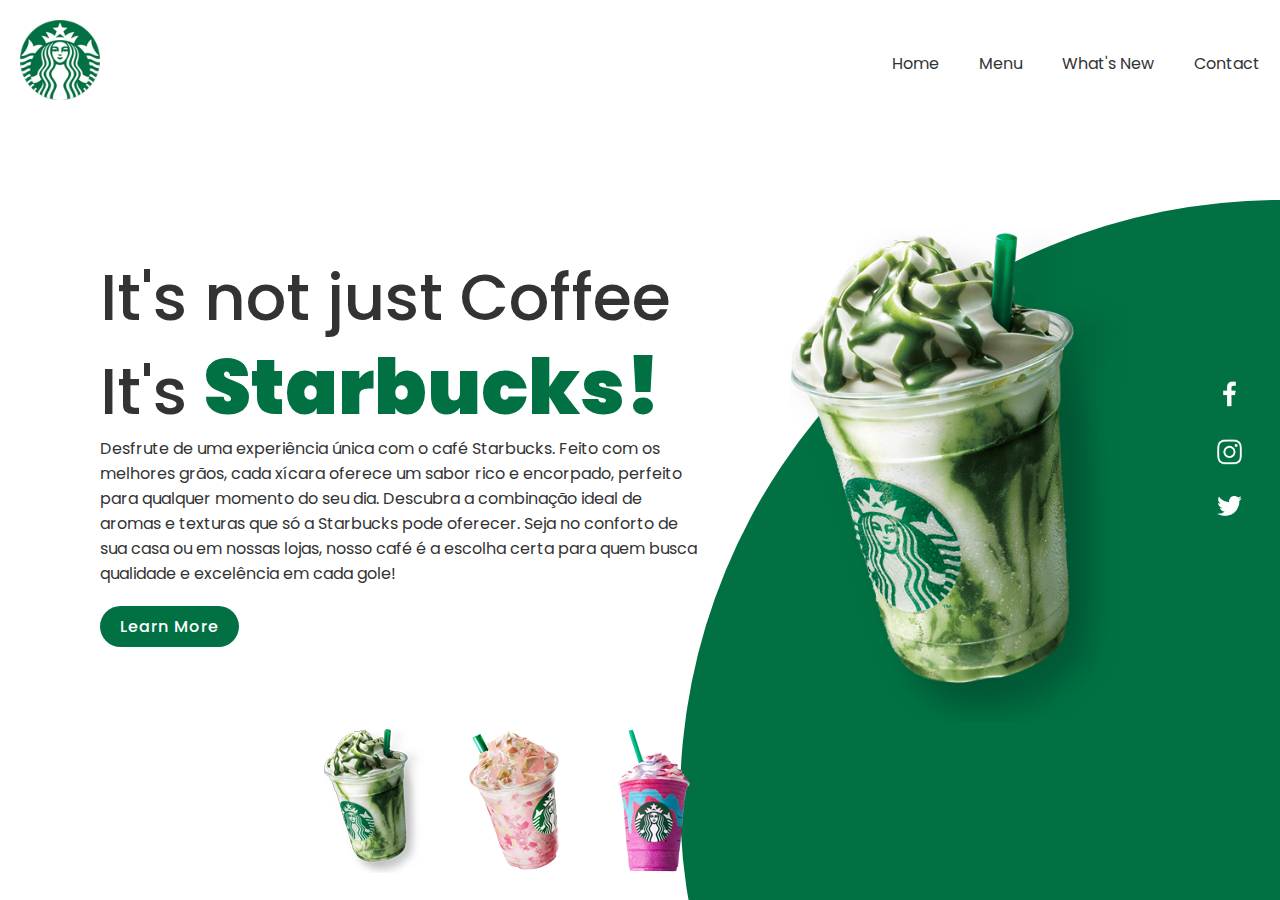
<file: index.html>
<!DOCTYPE html>
<html lang="en">
<head>
    <meta charset="UTF-8">
    <meta name="description" content=""Landing page of Starbuks to promote its coffee products.>
    <meta name="viewport" content="width=device-width, initial-scale=1.0">
    <title>Starbucks Website Landing Page</title>
    <link rel="preload" href="https://fonts.googleapis.com/css2?family=Poppins&display=swap" as="style" onload="this.onload=null;this.rel='stylesheet'">
    <link rel="stylesheet" href="style.css">
</head>
<body>
    <section>
        <div class="circle"></div>
        <header>
            <a href="#"><img src="Images/logo.png" alt="Starbucks Logo" class="logo"></a>
            <ul>
                <li><a href="#">Home</a></li>
                <li><a href="#">Menu</a></li>
                <li><a href="#">What's New</a></li>
                <li><a href="#">Contact</a></li>
            </ul>
        </header>
        <div class="content">
            <div class="textBox">
                <h2>It's not just Coffee<br>It's <span>Starbucks!</span></h2>
                <p>Desfrute de uma experiência única com o café Starbucks. Feito com os melhores 
                    grãos, cada xícara oferece um sabor rico e encorpado, perfeito para qualquer 
                    momento do seu dia. Descubra a combinação ideal de aromas e texturas que só a 
                    Starbucks pode oferecer. Seja no conforto de sua casa ou em nossas lojas, 
                    nosso café é a escolha certa para quem busca qualidade e excelência em cada 
                    gole!</p>
                <a href="#">Learn More</a>
            </div>
            <div class="imgBox">
                <img src="Images/img1.png" alt="Starbucks Coffee" class="Starbucks">
            </div>
        </div>
        <ul class="thumb">
            <li><img src="Images/thumb1.png" onclick="imgSlider('Images/img1.png'); 
            changeCircleColor('#017143'); this.classList.add('active')"></li>

            <li><img src="Images/thumb2.png" onclick="imgSlider('Images/img2.png'); 
            changeCircleColor('#eb7495'); this.classList.add('active')"></li>
            
            <li><img src="Images/thumb3.png" onclick="imgSlider('Images/img3.png'); 
            changeCircleColor('#d752b1'); this.classList.add('active')"></li>
        </ul>
        <ul class="sci">
            <li><a href="#"><img src="Images/facebook.png" alt="Facebook"></a></li>
            <li><a href="#"><img src="Images/instagram.png" alt="Instagram"></a></li>
            <li><a href="#"><img src="Images/twitter.png" alt="Twitter"></a></li>
        </ul>
    </section>
    <script type="text/javascript">
        function imgSlider(anything) {
            document.querySelector('.Starbucks').src = anything;
            document.querySelectorAll('.thumb li img').forEach(img => img.classList.remove('active'));
        }
        function changeCircleColor(color) {
            const circle = document.querySelector('.circle');
            circle.style.background = color;
        }
    </script>
</body>
</html>
</file>
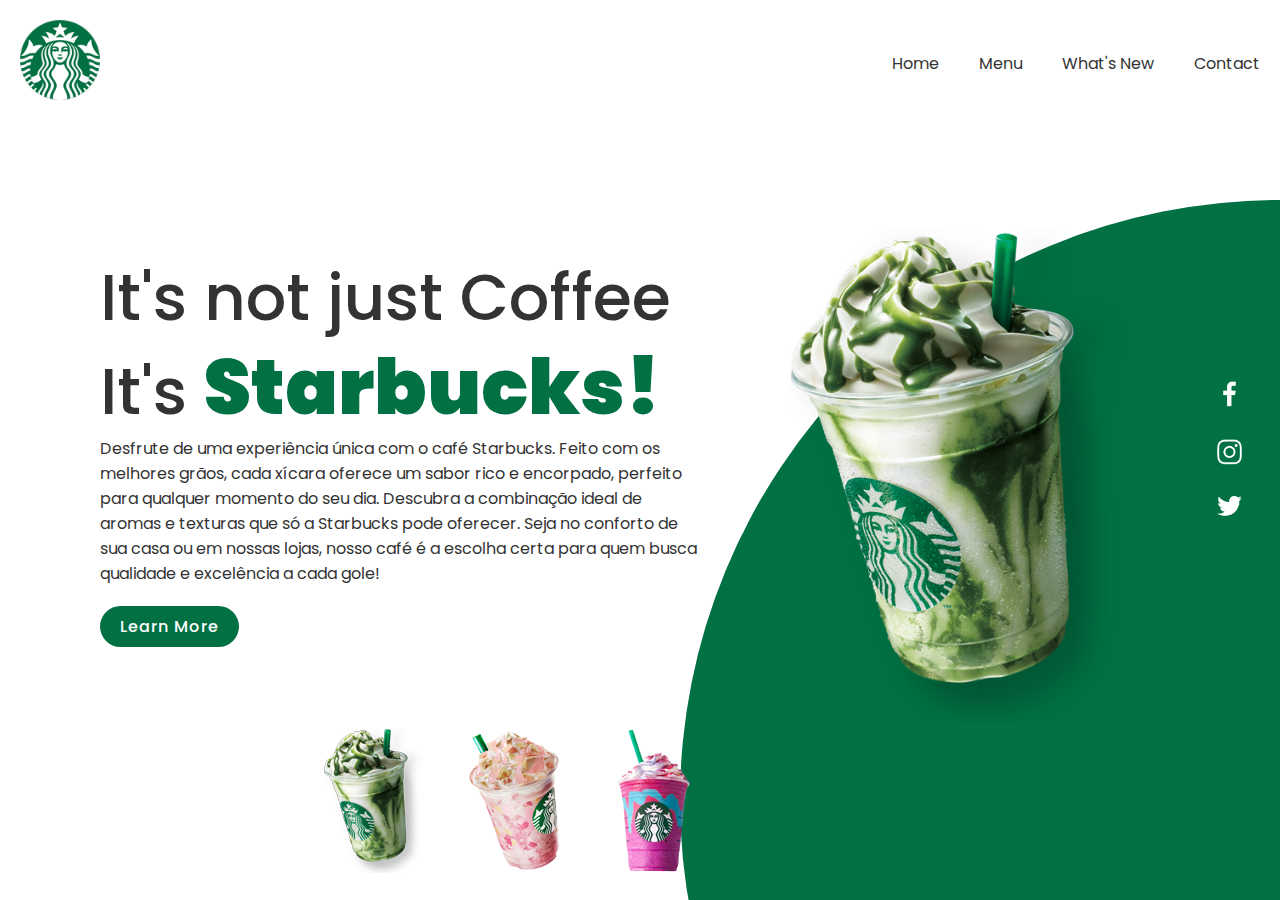
<file: Starbucks/index.html>
<!DOCTYPE html>
<html lang="en">
<head>
    <meta charset="UTF-8">
    <meta name="description" content=""Landing page of Starbuks to promote its coffee products.>
    <meta name="viewport" content="width=device-width, initial-scale=1.0">
    <title>Starbucks Website Landing Page</title>
    <link rel="preload" href="https://fonts.googleapis.com/css2?family=Poppins&display=swap" as="style" onload="this.onload=null;this.rel='stylesheet'">
    <link rel="stylesheet" href="style.css">
</head>
<body>
    <section>
        <div class="circle"></div>
        <header>
            <a href="#"><img src="Images/logo.png" alt="Starbucks Logo" class="logo"></a>
            <ul>
                <li><a href="#">Home</a></li>
                <li><a href="#">Menu</a></li>
                <li><a href="#">What's New</a></li>
                <li><a href="#">Contact</a></li>
            </ul>
        </header>
        <div class="content">
            <div class="textBox">
                <h2>It's not just Coffee<br>It's <span>Starbucks!</span></h2>
                <p>Desfrute de uma experiência única com o café Starbucks. Feito com os melhores 
                    grãos, cada xícara oferece um sabor rico e encorpado, perfeito para qualquer 
                    momento do seu dia. Descubra a combinação ideal de aromas e texturas que só a 
                    Starbucks pode oferecer. Seja no conforto de sua casa ou em nossas lojas, 
                    nosso café é a escolha certa para quem busca qualidade e excelência a cada gole!</p>
                <a href="#">Learn More</a>
            </div>
            <div class="imgBox">
                <img src="Images/img1.png" alt="Starbucks Coffee" class="Starbucks">
            </div>
        </div>
        <ul class="thumb">
            <li><img src="Images/thumb1.png" onclick="imgSlider('Images/img1.png'); 
            changeCircleColor('#017143'); this.classList.add('active')"></li>

            <li><img src="Images/thumb2.png" onclick="imgSlider('Images/img2.png'); 
            changeCircleColor('#eb7495'); this.classList.add('active')"></li>
            
            <li><img src="Images/thumb3.png" onclick="imgSlider('Images/img3.png'); 
            changeCircleColor('#d752b1'); this.classList.add('active')"></li>
        </ul>
        <ul class="sci">
            <li><a href="https://www.facebook.com/Starbucks/"><img src="Images/facebook.png" alt="Facebook"></a></li>
            <li><a href="https://www.instagram.com/starbucks/"><img src="Images/instagram.png" alt="Instagram"></a></li>
            <li><a href="https://x.com/starbucks"><img src="Images/twitter.png" alt="Twitter"></a></li>
        </ul>
    </section>
    <script type="text/javascript">
        function imgSlider(anything) {
            document.querySelector('.Starbucks').src = anything;
            document.querySelectorAll('.thumb li img').forEach(img => img.classList.remove('active'));
        }
        function changeCircleColor(color) {
            const circle = document.querySelector('.circle');
            circle.style.background = color;
        }
    </script>
</body>
</html>
</file>
<file: style.css>
@import url('https://fonts.googleapis.com/css2?family=Poppins:ital,wght@0,100;0,200;0,300;0,400;0,500;0,600;0,700;0,800;0,900;1,100;1,200;1,300;1,400;1,500;1,600;1,700;1,800;1,900&display=swap');

:root {
    --primary-color: #017143;
    --secondary-color: #eb7495;
    --tertiary-color: #d752b1;
    --text-color: #333;
}

* {
    margin: 0;
    padding: 0;
    box-sizing: border-box;
    font-family: 'Poppins', sans-serif;
}
body {
    background-color: #fff;
    color: var(--text-color);
}
section {
    position: relative;
    width: 100%;
    min-height: 100vh;
    padding: 100px;
    display: flex;
    justify-content: space-between;
    align-items: center;
    background: #fff;
}
header {
    position: absolute;
    top: 0;
    left: 0;
    width: 100%;
    padding: 20px;
    display: flex;
    justify-content: space-between;
    align-items: center;
    background-color: #fff;
}
header .logo {
    max-width: 80px;
}
header ul {
    position: relative;
    display: flex;
}
header ul li {
    list-style: none;
}
header ul li a {
    display: inline-block;
    color: var(--text-color);
    font-weight: 400;
    margin-left: 40px;
    text-decoration: none;
}
.content {
    position: relative;
    width: 100%;
    display: flex;
    justify-content: space-between;
    align-items: center;
}
.content .textBox {
    position: relative;
    max-width: 600px;
}
.content .textBox h2 {
    color: var(--text-color);
    font-size: 4em;
    line-height: 1.4em;
    font-weight: 500;
}
.content .textBox h2 span {
    color: var(--primary-color);
    font-size: 1.2em;
    font-weight: 900;
}
.content .textBox p {
    color: var(--text-color);
}
.content .textBox a {
    display: inline-block;
    margin-top: 20px;
    padding: 8px 20px;
    background: var(--primary-color);
    color: #fff;
    border-radius: 45px;
    font-weight: 500;
    letter-spacing: 1px;
    text-decoration: none;
}
.content .imgBox {
    width: 600px;
    display: flex;
    justify-content: flex-end;
    padding-right: 50px;
    margin-top: 50px;
}
.content .imgBox img {
    max-width: 340px;
}
.thumb {
    position: absolute;
    left: 50%;
    bottom: 20px;
    transform: translateX(-80%);
    display: flex;
    
}
.thumb li {
    list-style: none;
    display: inline-block;
    margin: 0 20px;
    cursor: pointer;
    transition: 0.5s;
}
.thumb li:hover {
    transform: translateY(-25px);
}
.thum li img {
    max-width: 60px;
    border: 2px solid transparent;
    border-radius: 50%;
}
.thumb li img.active {
    border-color: var(--primary-color);
}
.sci {
    position: absolute;
    top: 50%;
    right: 30px;
    transform: translateY(-50%);
    display: flex;
    align-items: center;
    flex-direction: column;
}
.sci li {
    list-style: none;
    display: inline-block;
    margin: 5px 0;
    transform: scale(0.6);
    filter: invert(1);
}
.circle {
    position: absolute;
    top: 0;
    left: 0;
    width: 100%;
    height: 100%;
    background: var(--primary-color);
    clip-path: circle(600px at right 800px);
}
@media(max-width: 768px) {
    .content .textBox h2 {
        font-size: 2.5em;
    }
    .content .imgBox img {
        max-width: 280px;
    }
    section {
        padding: 50px;
        flex-direction: column;
    }
    .imgBox {
        padding-right: 0;
        margin-top: 20px;
    }
}
</file>
<file: Starbucks/style.css>
@import url('https://fonts.googleapis.com/css2?family=Poppins:ital,wght@0,100;0,200;0,300;0,400;0,500;0,600;0,700;0,800;0,900;1,100;1,200;1,300;1,400;1,500;1,600;1,700;1,800;1,900&display=swap');

:root {
    --primary-color: #017143;
    --secondary-color: #eb7495;
    --tertiary-color: #d752b1;
    --text-color: #333;
}

* {
    margin: 0;
    padding: 0;
    box-sizing: border-box;
    font-family: 'Poppins', sans-serif;
}
body {
    background-color: #fff;
    color: var(--text-color);
}
section {
    position: relative;
    width: 100%;
    min-height: 100vh;
    padding: 100px;
    display: flex;
    justify-content: space-between;
    align-items: center;
    background: #fff;
}
header {
    position: absolute;
    top: 0;
    left: 0;
    width: 100%;
    padding: 20px;
    display: flex;
    justify-content: space-between;
    align-items: center;
    background-color: #fff;
}
header .logo {
    max-width: 80px;
}
header ul {
    position: relative;
    display: flex;
}
header ul li {
    list-style: none;
}
header ul li a {
    display: inline-block;
    color: var(--text-color);
    font-weight: 400;
    margin-left: 40px;
    text-decoration: none;
}
.content {
    position: relative;
    width: 100%;
    display: flex;
    justify-content: space-between;
    align-items: center;
}
.content .textBox {
    position: relative;
    max-width: 600px;
}
.content .textBox h2 {
    color: var(--text-color);
    font-size: 4em;
    line-height: 1.4em;
    font-weight: 500;
}
.content .textBox h2 span {
    color: var(--primary-color);
    font-size: 1.2em;
    font-weight: 900;
}
.content .textBox p {
    color: var(--text-color);
}
.content .textBox a {
    display: inline-block;
    margin-top: 20px;
    padding: 8px 20px;
    background: var(--primary-color);
    color: #fff;
    border-radius: 45px;
    font-weight: 500;
    letter-spacing: 1px;
    text-decoration: none;
}
.content .imgBox {
    width: 600px;
    display: flex;
    justify-content: flex-end;
    padding-right: 50px;
    margin-top: 50px;
}
.content .imgBox img {
    max-width: 340px;
}
.thumb {
    position: absolute;
    left: 50%;
    bottom: 20px;
    transform: translateX(-80%);
    display: flex;
    
}
.thumb li {
    list-style: none;
    display: inline-block;
    margin: 0 20px;
    cursor: pointer;
    transition: 0.5s;
}
.thumb li:hover {
    transform: translateY(-25px);
}
.thum li img {
    max-width: 60px;
    border: 2px solid transparent;
    border-radius: 50%;
}
.thumb li img.active {
    border-color: var(--primary-color);
}
.sci {
    position: absolute;
    top: 50%;
    right: 30px;
    transform: translateY(-50%);
    display: flex;
    align-items: center;
    flex-direction: column;
}
.sci li {
    list-style: none;
    display: inline-block;
    margin: 5px 0;
    transform: scale(0.6);
    filter: invert(1);
}
.circle {
    position: absolute;
    top: 0;
    left: 0;
    width: 100%;
    height: 100%;
    background: var(--primary-color);
    clip-path: circle(600px at right 800px);
}
@media(max-width: 768px) {
    .content .textBox h2 {
        font-size: 2.5em;
    }
    .content .imgBox img {
        max-width: 280px;
    }
    section {
        padding: 50px;
        flex-direction: column;
    }
    .imgBox {
        padding-right: 0;
        margin-top: 20px;
    }
}
</file>
